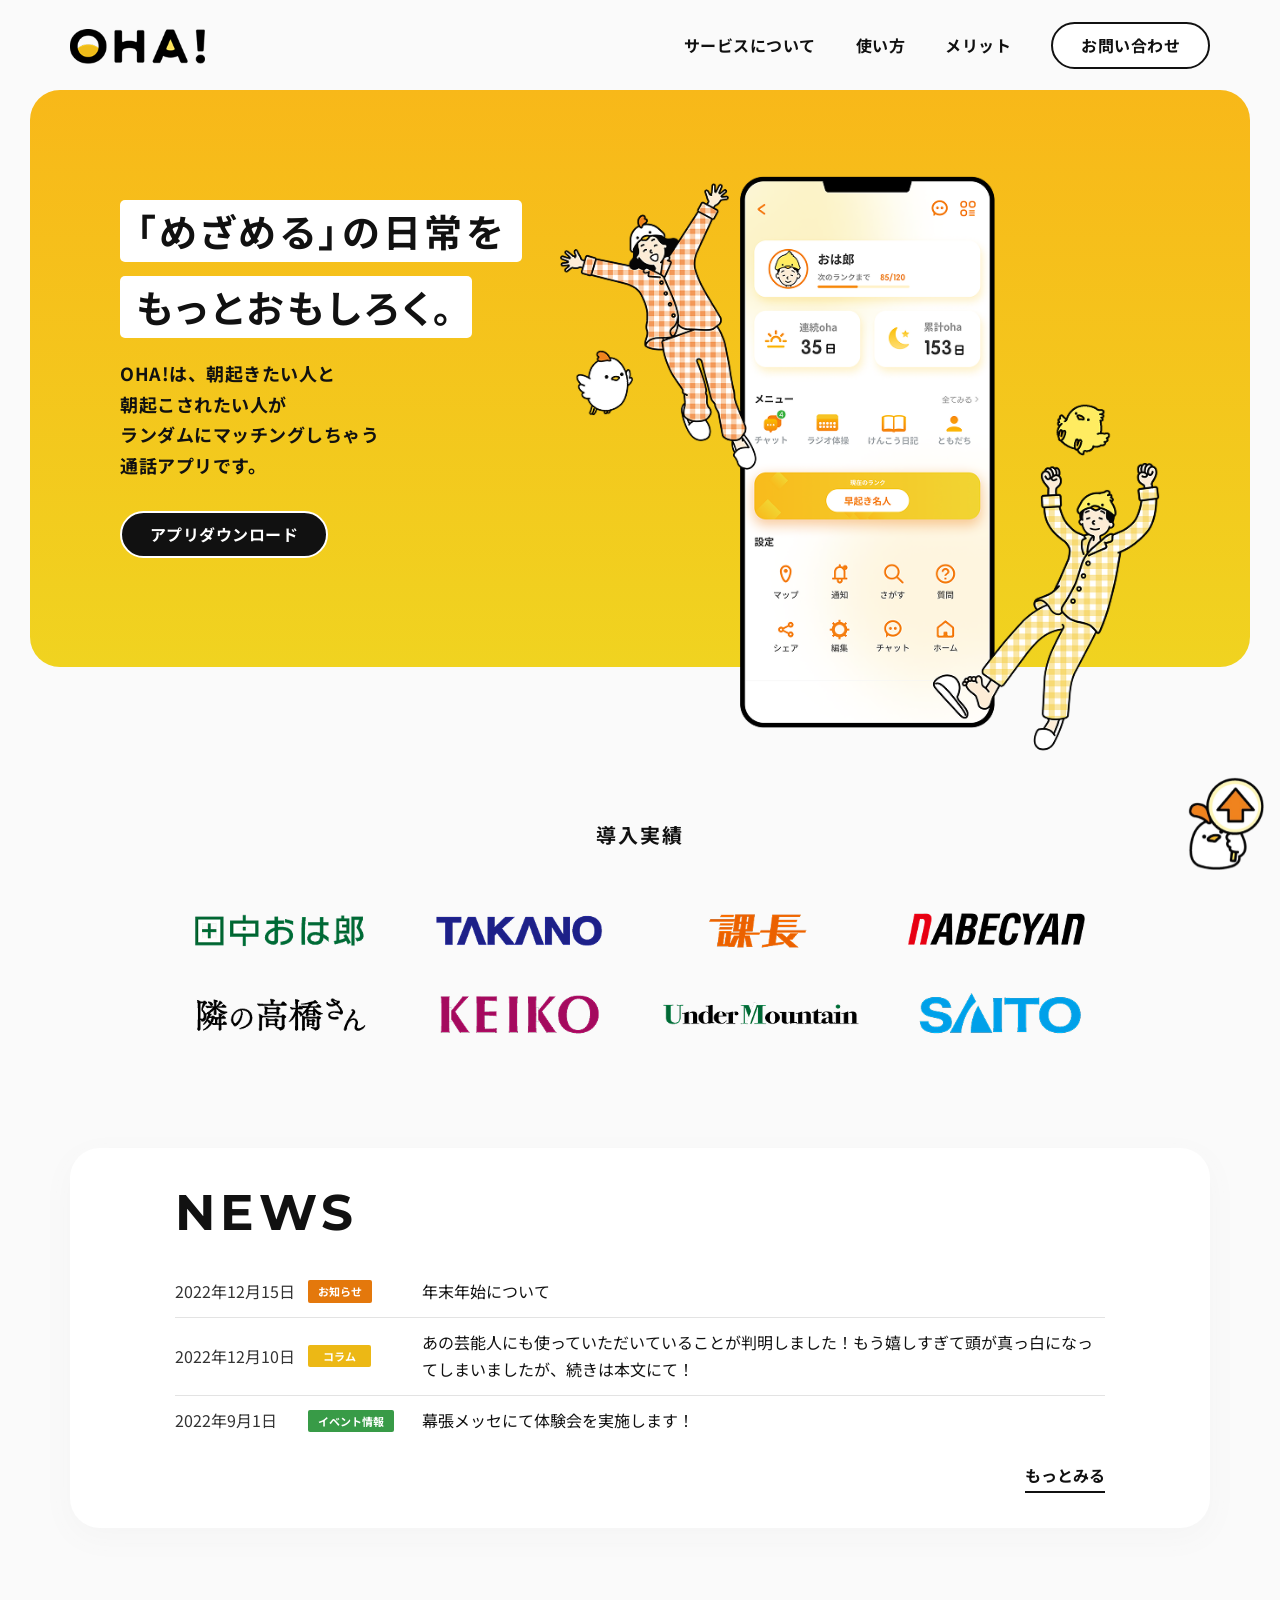
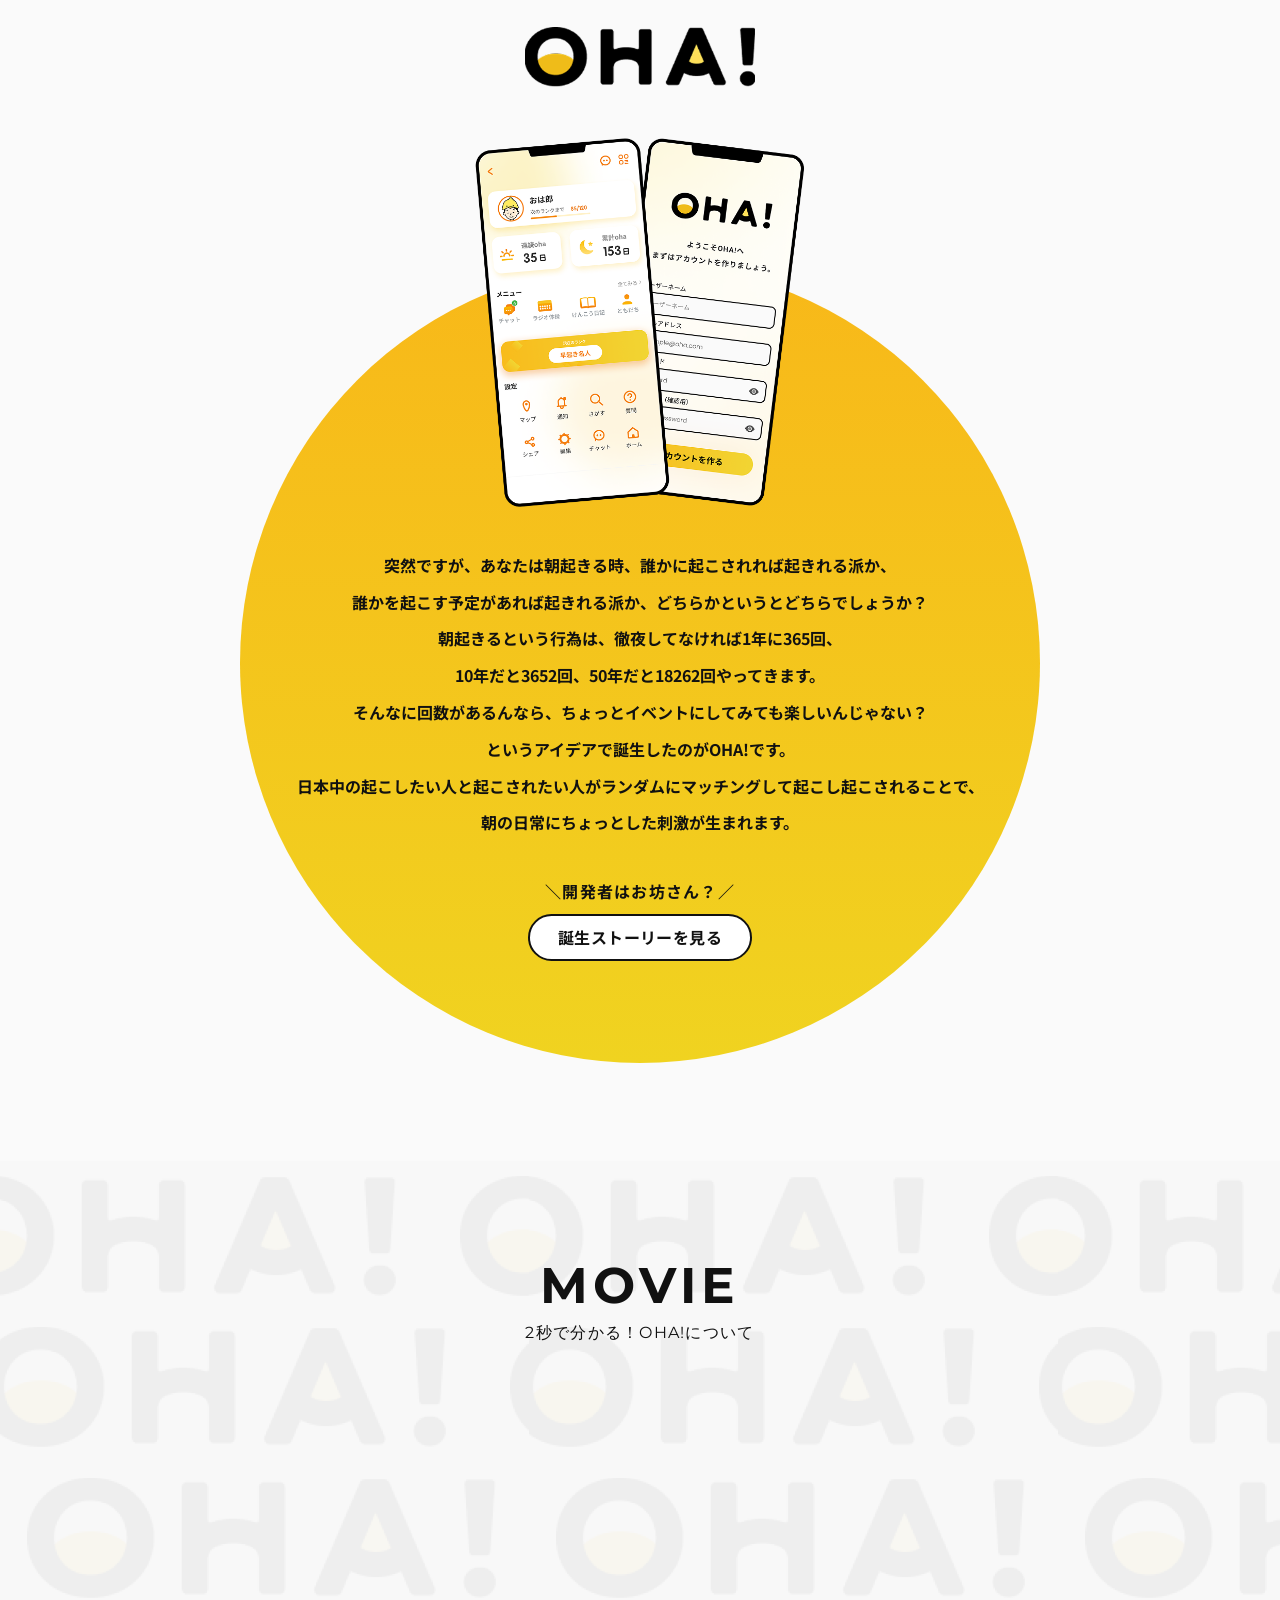
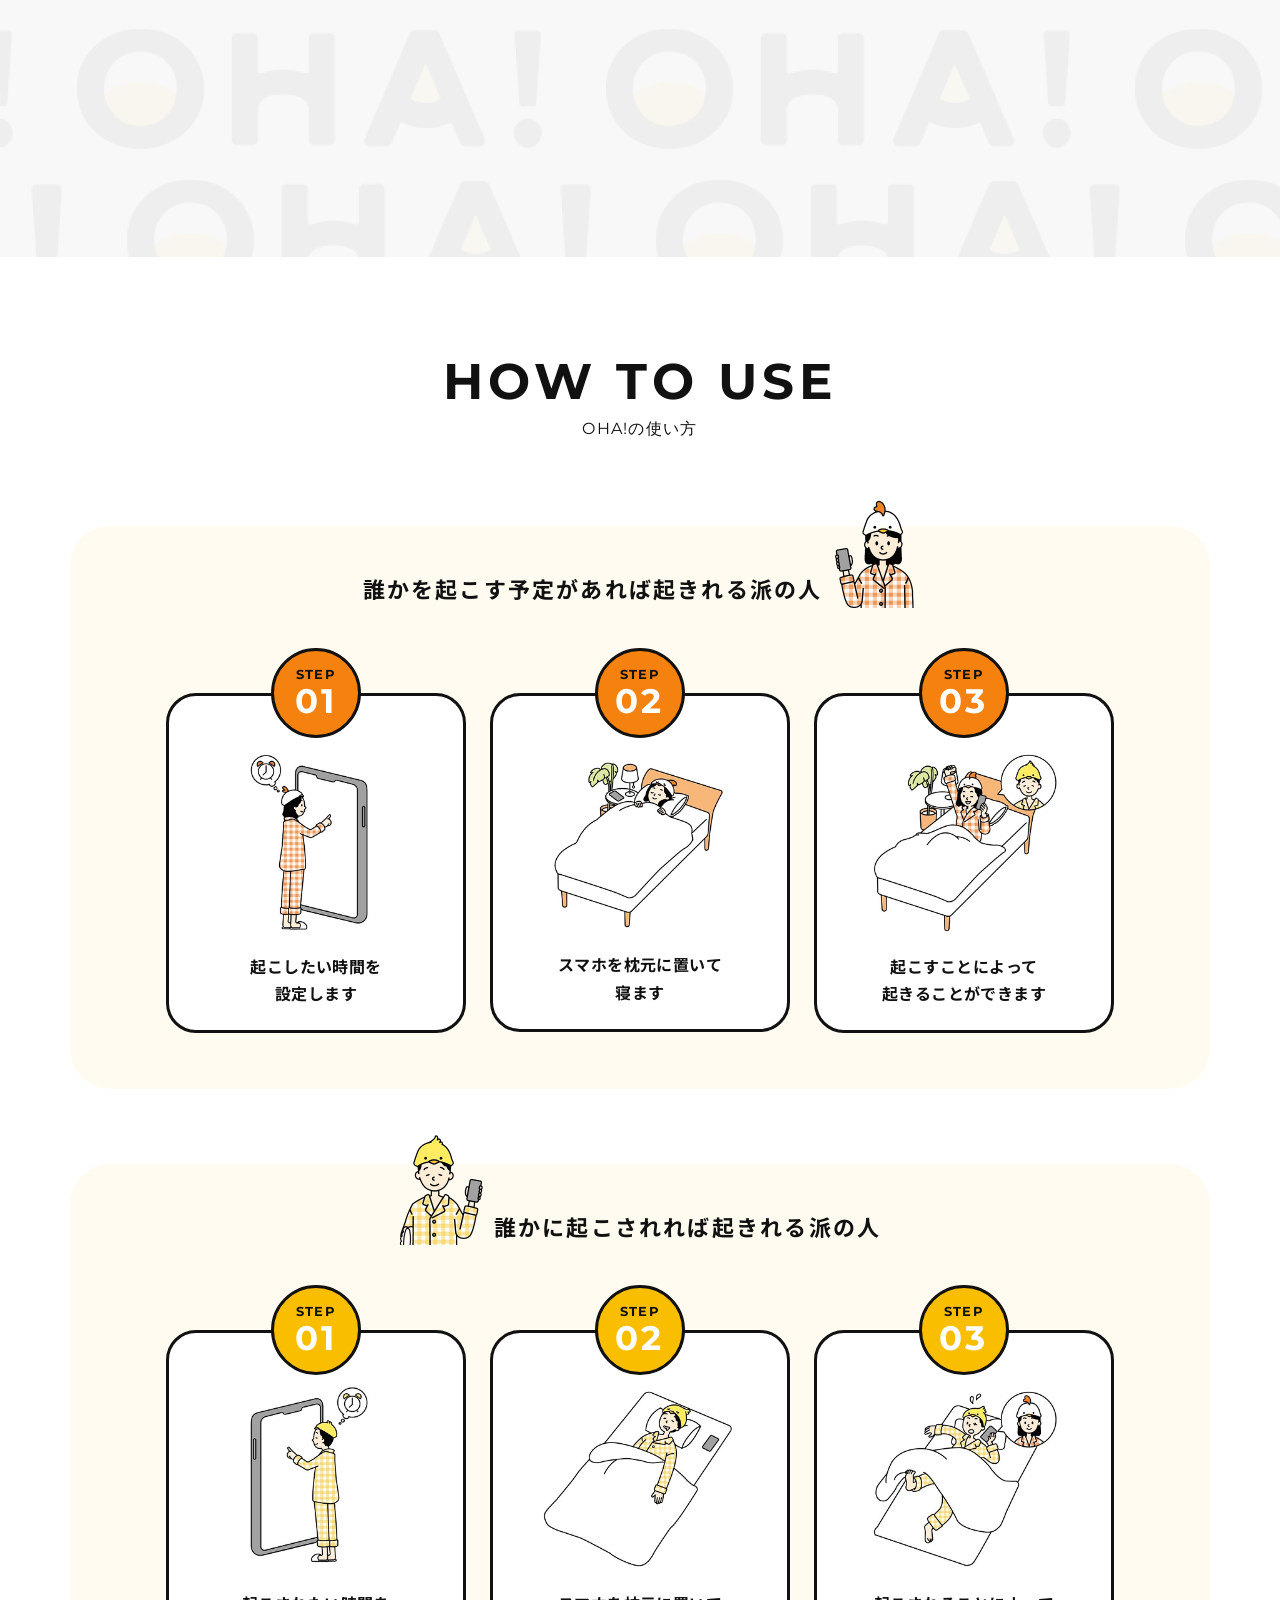
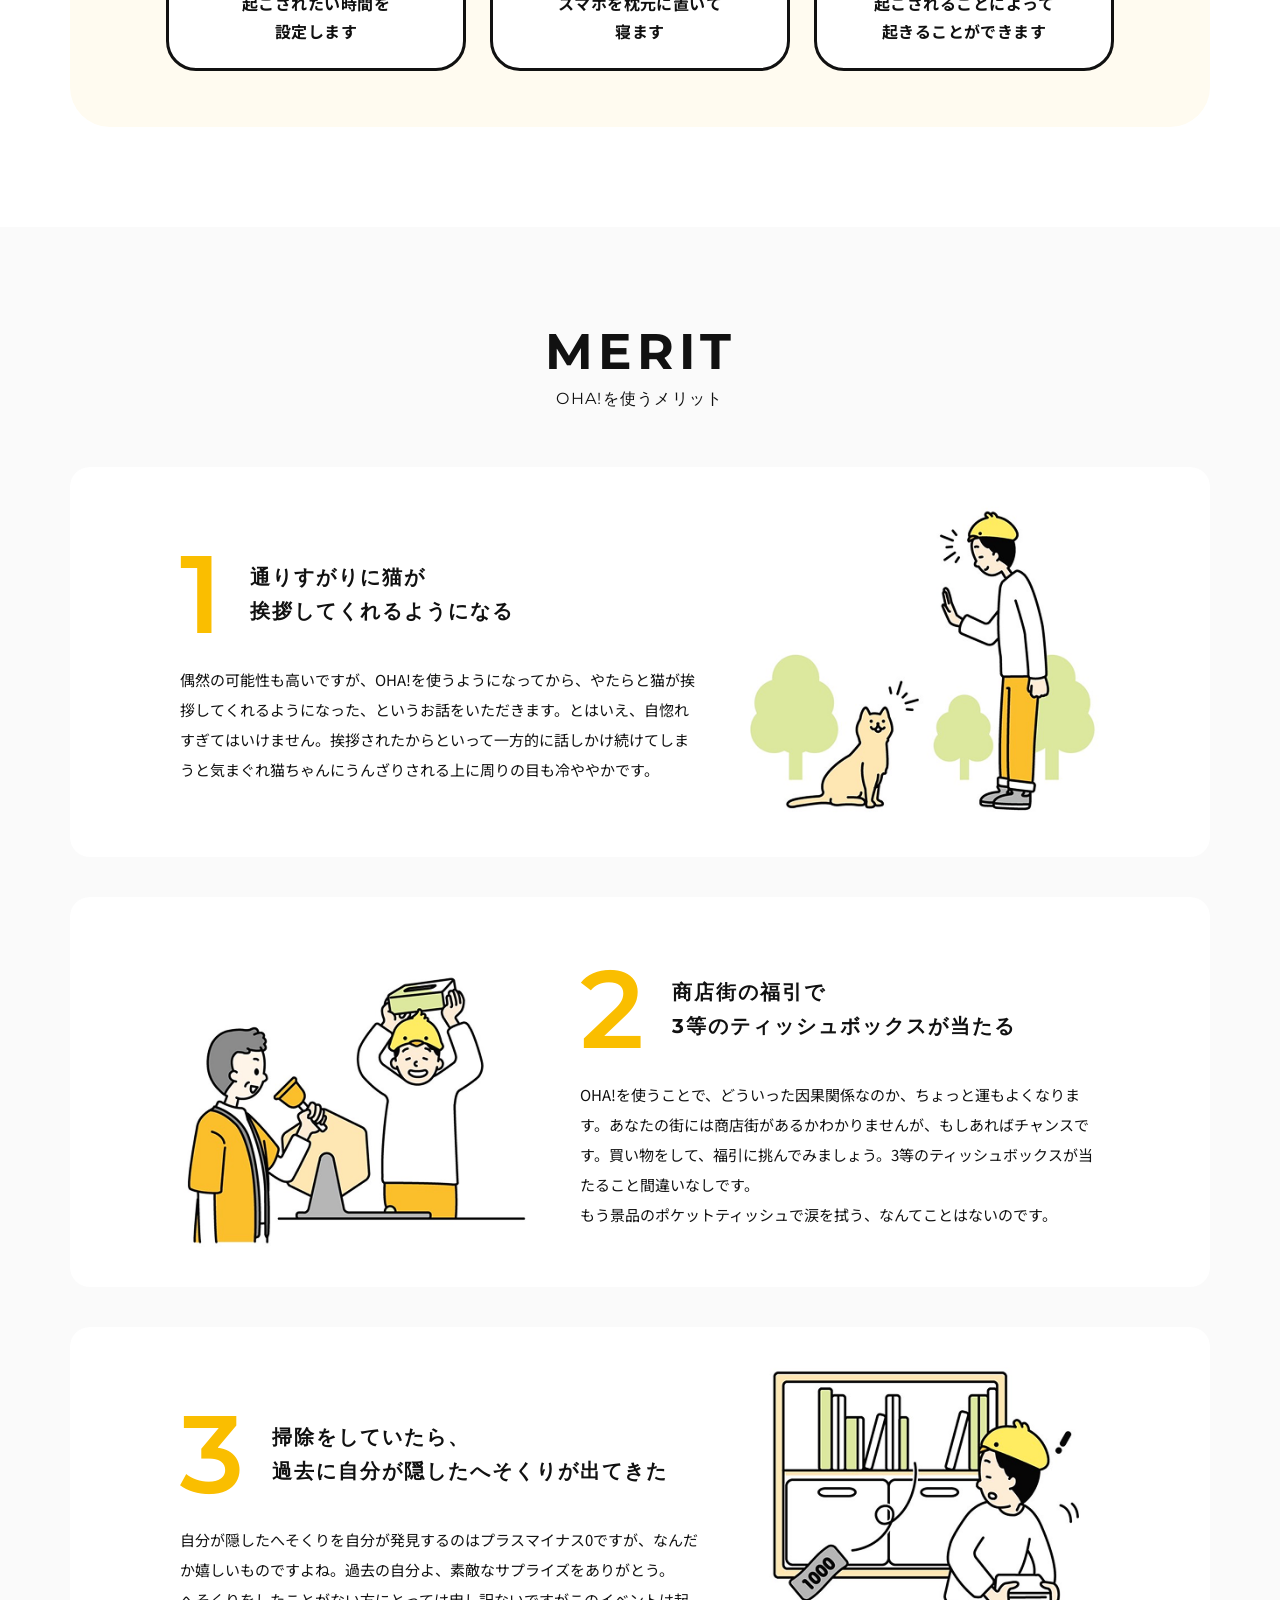
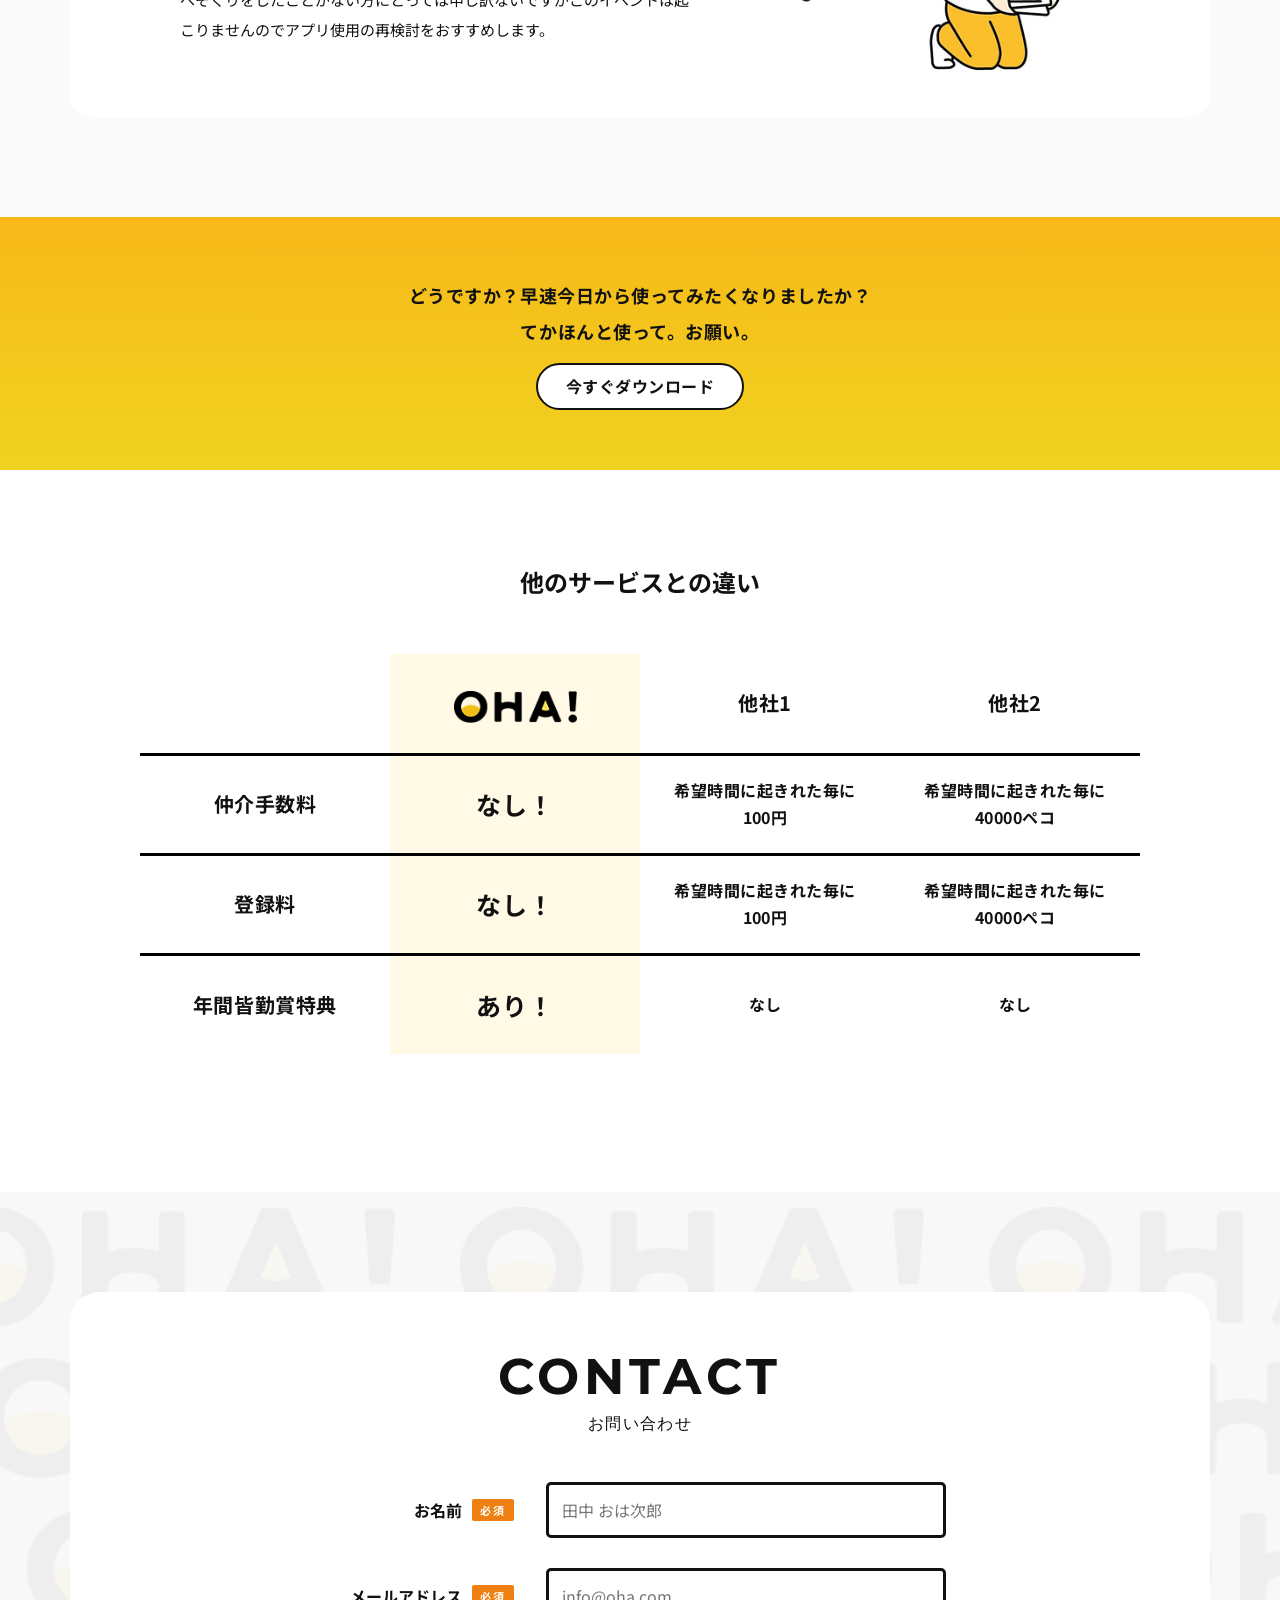
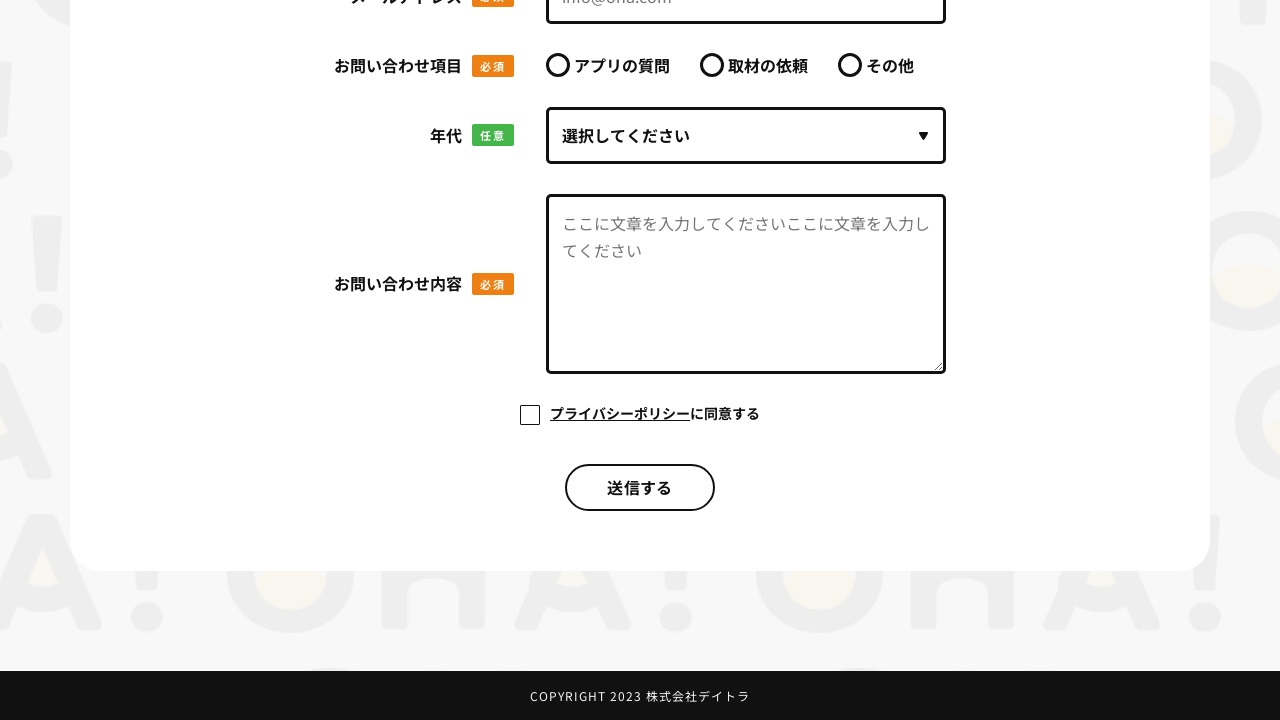
<file: taka_oha/taka_oha/index.html>
<!doctype html>
<html lang="ja">
  <head>
    <meta charset="UTF-8" />
    <meta name="viewport" content="width=device-width, initial-scale=1.0" />
    <!-- 検索にヒットさせない -->
    <meta name="robots" content="noindex" />

    <title>Oha!</title>

    <!-- GoogleFonts -->
    <link rel="preconnect" href="https://fonts.googleapis.com" />
    <link rel="preconnect" href="https://fonts.gstatic.com" crossorigin />
    <link
      href="https://fonts.googleapis.com/css2?family=Montserrat:ital,wght@0,100..900;1,100..900&family=Noto+Sans+JP:wght@100..900&display=swap"
      rel="stylesheet"
    />

    <!-- スタイルシート -->
    <link rel="stylesheet" href="./css/reset.css" />
    <link rel="stylesheet" href="./css/style.css" />
  </head>
  <body>
    <header class="header">
      <div class="header__inner">
        <h1 class="header__logo">
          <a href=""><img src="./img/header-logo.png" alt="OHA!" /></a>
        </h1>
        <nav class="header__nav">
          <a href="" class="header__link">サービスについて</a>
          <a href="" class="header__link">使い方</a>
          <a href="" class="header__link">メリット</a>
          <a href="" class="header__button button">お問い合わせ</a>
        </nav>
        <button id="js-drawer-icon" class="header__open drawer-icon">
          <span class="drawer-icon__bar"></span>
          <span class="drawer-icon__bar"></span>
          <span class="drawer-icon__bar"></span>
        </button>
      </div>
    </header>

    <div id="js-drawer-content" class="drawer-content">
      <nav class="drawer-content__menu">
        <a href="" class="drawer-content__link">サービスについて</a>
        <a href="" class="drawer-content__link">使い方</a>
        <a href="" class="drawer-content__link">メリット</a>
        <div class="drawer-content__button">
          <a href="" class="button">お問い合わせ</a>
        </div>
      </nav>
    </div>

    <div class="mv">
      <div class="mv__inner">
        <div class="mv__content">
          <p class="mv__lead">
            <span class="mv__lead1">「めざめる」の日常を</span>
            <span class="mv__lead2">もっとおもしろく。</span>
          </p>
          <p class="mv__description">
            OHA!は、朝起きたい人と<br />朝起こされたい人が<br />ランダムにマッチングしちゃう<br />通話アプリです。
          </p>
          <div class="mv__button">
            <a href="" class="button button--type2">アプリダウンロード</a>
          </div>
        </div>
        <div class="mv__image">
          <img src="./img/first-view-img.png" alt="" />
        </div>
      </div>
    </div>

    <section class="case">
      <div class="case__inner">
        <h2 class="case__title">導入実績</h2>
        <div class="case__items">
          <div class="case__item">
            <img src="./img/case1-img.png" alt="" />
          </div>
          <div class="case__item">
            <img src="./img/case2-img.png" alt="" />
          </div>
          <div class="case__item">
            <img src="./img/case3-img.png" alt="" />
          </div>
          <div class="case__item">
            <img src="./img/case4-img.png" alt="" />
          </div>
          <div class="case__item">
            <img src="./img/case5-img.png" alt="" />
          </div>
          <div class="case__item">
            <img src="./img/case6-img.png" alt="" />
          </div>
          <div class="case__item">
            <img src="./img/case7-img.png" alt="" />
          </div>
          <div class="case__item">
            <img src="./img/case8-img.png" alt="" />
          </div>
        </div>
      </div>
    </section>

    <section class="news">
      <div class="news__inner inner">
        <div class="news__card">
          <h2 class="news__title">NEWS</h2>
          <div class="news__lists">
            <a href="" class="news__list news-link">
              <div class="news-link__meta">
                <time class="news-link__date">2022年12月15日</time>
                <div class="news-link__label is-news">お知らせ</div>
              </div>
              <h3 class="news-link__title">年末年始について</h3>
            </a>

            <a href="" class="news__list news-link">
              <div class="news-link__meta">
                <time class="news-link__date">2022年12月10日</time>
                <div class="news-link__label is-column">コラム</div>
              </div>
              <h3 class="news-link__title">
                あの芸能人にも使っていただいていることが判明しました！もう嬉しすぎて頭が真っ白になってしまいましたが、続きは本文にて！
              </h3>
            </a>

            <a href="" class="news__list news-link">
              <div class="news-link__meta">
                <time class="news-link__date">2022年9月1日</time>
                <div class="news-link__label is-event">イベント情報</div>
              </div>
              <h3 class="news-link__title">
                幕張メッセにて体験会を実施します！
              </h3>
            </a>
          </div>
          <div class="news__link"><a href="">もっとみる</a></div>
        </div>
      </div>
    </section>

    <div class="about">
      <div class="about__inner">
        <div class="about__title">
          <img src="./img/about-logo.png" alt="OHA!" />
        </div>
        <div class="about__content">
          <div class="about__image">
            <img src="./img/about-img.png" alt="" />
          </div>
          <p class="about__text">
            突然ですが、あなたは朝起きる時、<br
              class="hidden-pc"
            />誰かに起こされれば起きれる派か、<br />
            誰かを起こす予定があれば起きれる派か、<br
              class="hidden-pc"
            />どちらかというとどちらでしょうか？<br />
            朝起きるという行為は、<br
              class="hidden-pc"
            />徹夜してなければ1年に365回、<br />
            10年だと3652回、<br
              class="hidden-pc"
            />50年だと18262回やってきます。<br />
            そんなに回数があるんなら、<br
              class="hidden-pc"
            />ちょっとイベントにしてみても<br
              class="hidden-pc"
            />楽しいんじゃない？<br />
            というアイデアで誕生したのがOHA!です。<br />
            日本中の起こしたい人と起こされたい人が<br
              class="hidden-pc"
            />ランダムにマッチングして<br
              class="hidden-pc"
            />起こし起こされることで、<br />朝の日常にちょっとした刺激が生まれます。
          </p>
          <div class="about__pop">＼開発者はお坊さん？／</div>
          <div class="about__button">
            <button class="button">誕生ストーリーを見る</button>
          </div>
        </div>
      </div>
    </div>

    <section class="movie">
      <div class="movie__inner">
        <div class="heading">
          <div class="heading-en">MOVIE</div>
          <div class="heading-ja">2秒で分かる！OHA!について</div>
        </div>
        <div class="movie__iframe">
          <iframe
            width="560"
            height="315"
            src="https://www.youtube.com/embed/4XTF16CcqPc?si=-0IWdLEp_xqsWL5k"
            title="YouTube video player"
            frameborder="0"
            allow="
              accelerometer;
              autoplay;
              clipboard-write;
              encrypted-media;
              gyroscope;
              picture-in-picture;
              web-share;
            "
            referrerpolicy="strict-origin-when-cross-origin"
            allowfullscreen
          ></iframe>
        </div>
      </div>
    </section>

    <section class="how-to-use">
      <div class="how-to-use__inner inner">
        <div class="how-to-use__title">
          <div class="heading">
            <div class="heading-en">HOW TO USE</div>
            <div class="heading-ja">OHA!の使い方</div>
          </div>
        </div>
        <div class="how-to-use__boxes">
          <div class="how-to-use__box">
            <div class="how-to-use__box-title">
              誰かを起こす予定があれば<br class="hidden-pc" />起きれる派の人
              <img src="./img/step1-title-img.png" alt="" />
            </div>
            <div class="how-to-use__steps">
              <div class="how-to-use__step">
                <div class="step-box">
                  <div class="step-box__head">
                    <div class="step-box__head-text">STEP</div>
                    <div class="step-box__head-number">01</div>
                  </div>
                  <div class="step-box__body">
                    <div class="step-box__image">
                      <img src="./img/step1-1-img.png" alt="" />
                      <p class="step-box__text">
                        起こしたい時間を<br />設定します
                      </p>
                    </div>
                  </div>
                </div>
              </div>
              <div class="how-to-use__step">
                <div class="step-box">
                  <div class="step-box__head">
                    <div class="step-box__head-text">STEP</div>
                    <div class="step-box__head-number">02</div>
                  </div>
                  <div class="step-box__body">
                    <div class="step-box__image">
                      <img src="./img/step1-2-img.png" alt="" />
                      <p class="step-box__text">
                        スマホを枕元に置いて<br />寝ます
                      </p>
                    </div>
                  </div>
                </div>
              </div>
              <div class="how-to-use__step">
                <div class="step-box">
                  <div class="step-box__head">
                    <div class="step-box__head-text">STEP</div>
                    <div class="step-box__head-number">03</div>
                  </div>
                  <div class="step-box__body">
                    <div class="step-box__image">
                      <img src="./img/step1-3-img.png" alt="" />
                      <p class="step-box__text">
                        起こすことによって<br />起きることができます
                      </p>
                    </div>
                  </div>
                </div>
              </div>
            </div>
          </div>
          <div class="how-to-use__box is-type2">
            <div class="how-to-use__box-title">
              誰かに起こされれば<br class="hidden-pc" />起きれる派の人
              <img src="./img/step2-title-img.png" alt="" />
            </div>
            <div class="how-to-use__steps">
              <div class="how-to-use__step">
                <div class="step-box">
                  <div class="step-box__head">
                    <div class="step-box__head-text">STEP</div>
                    <div class="step-box__head-number">01</div>
                  </div>
                  <div class="step-box__body">
                    <div class="step-box__image">
                      <img src="./img/step2-1-img.png" alt="" />
                      <p class="step-box__text">
                        起こされたい時間を<br />設定します
                      </p>
                    </div>
                  </div>
                </div>
              </div>
              <div class="how-to-use__step">
                <div class="step-box">
                  <div class="step-box__head">
                    <div class="step-box__head-text">STEP</div>
                    <div class="step-box__head-number">02</div>
                  </div>
                  <div class="step-box__body">
                    <div class="step-box__image">
                      <img src="./img/step2-2-img.png" alt="" />
                      <p class="step-box__text">
                        スマホを枕元に置いて<br />寝ます
                      </p>
                    </div>
                  </div>
                </div>
              </div>
              <div class="how-to-use__step">
                <div class="step-box">
                  <div class="step-box__head">
                    <div class="step-box__head-text">STEP</div>
                    <div class="step-box__head-number">03</div>
                  </div>
                  <div class="step-box__body">
                    <div class="step-box__image">
                      <img src="./img/step2-3-img.png" alt="" />
                      <p class="step-box__text">
                        起こされることによって<br />起きることができます
                      </p>
                    </div>
                  </div>
                </div>
              </div>
            </div>
          </div>
        </div>
      </div>
    </section>

    <section class="merit">
      <div class="merit__inner inner">
        <div class="merit__title">
          <div class="heading">
            <div class="heading-en">MERIT</div>
            <div class="heading-ja">OHA!を使うメリット</div>
          </div>
        </div>
        <div class="merit__boxes">
          <div class="merit__box">
            <div class="merit-box">
              <div class="merit-box__content">
                <div class="merit-box__image">
                  <img src="./img/merit1-img.png" alt="" />
                </div>
                <div class="merit-box__body">
                  <h3 class="merit-box__head">
                    <div class="merit-box__number">1</div>
                    <div class="merit-box__title">
                      通りすがりに猫が<br />挨拶してくれるようになる
                    </div>
                  </h3>
                  <p class="merit-box__text">
                    偶然の可能性も高いですが、OHA!を使うようになってから、やたらと猫が挨拶してくれるようになった、というお話をいただきます。とはいえ、自惚れすぎてはいけません。挨拶されたからといって一方的に話しかけ続けてしまうと気まぐれ猫ちゃんにうんざりされる上に周りの目も冷ややかです。
                  </p>
                </div>
              </div>
            </div>
          </div>

          <div class="merit__box">
            <div class="merit-box is-reverse">
              <div class="merit-box__content">
                <div class="merit-box__image">
                  <img src="./img/merit2-img.png" alt="" />
                </div>
                <div class="merit-box__body">
                  <h3 class="merit-box__head">
                    <div class="merit-box__number">2</div>
                    <div class="merit-box__title">
                      商店街の福引で<br />3等のティッシュボックスが<br
                        class="hidden-pc"
                      />当たる
                    </div>
                  </h3>
                  <p class="merit-box__text">
                    OHA!を使うことで、どういった因果関係なのか、ちょっと運もよくなります。あなたの街には商店街があるかわかりませんが、もしあればチャンスです。買い物をして、福引に挑んでみましょう。3等のティッシュボックスが当たること間違いなしです。<br />
                    もう景品のポケットティッシュで涙を拭う、なんてことはないのです。
                  </p>
                </div>
              </div>
            </div>
          </div>

          <div class="merit__box">
            <div class="merit-box">
              <div class="merit-box__content">
                <div class="merit-box__image">
                  <img src="./img/merit3-img.png" alt="" />
                </div>
                <div class="merit-box__body">
                  <h3 class="merit-box__head">
                    <div class="merit-box__number">3</div>
                    <div class="merit-box__title">
                      掃除をしていたら、<br />過去に自分が隠した<br
                        class="hidden-pc"
                      />へそくりが出てきた
                    </div>
                  </h3>
                  <p class="merit-box__text">
                    自分が隠したへそくりを自分が発見するのはプラスマイナス0ですが、なんだか嬉しいものですよね。過去の自分よ、素敵なサプライズをありがとう。<br />
                    へそくりをしたことがない方にとっては申し訳ないですがこのイベントは起こりませんのでアプリ使用の再検討をおすすめします。
                  </p>
                </div>
              </div>
            </div>
          </div>
        </div>
      </div>
    </section>

    <div class="cta">
      <div class="cta__inner inner">
        <p class="cta__text">
          どうですか？<br class="hidden-pc" /><span class="inline-block"
            >早速今日から使ってみたく</span
          ><span class="inline-block">なりましたか？</span
          ><br />てかほんと使って。お願い。
        </p>
        <div class="cta__button"></div>
        <a href="" class="button">今すぐダウンロード</a>
      </div>
    </div>

    <div class="compare">
      <div class="compare__inner inner">
        <div class="compare__title">他のサービスとの違い</div>
        <div class="compare__content">
          <table class="compare__table">
            <thead>
              <tr>
                <th></th>
                <th><img src="./img/compare__logo.png" alt="OHA!" /></th>
                <th>他社1</th>
                <th>他社2</th>
              </tr>
            </thead>
            <tbody>
              <tr>
                <th>仲介手数料</th>
                <td>なし！</td>
                <td>
                  希望時間に起きれた毎に<br />
                  100円
                </td>
                <td>
                  希望時間に起きれた毎に<br />
                  40000ペコ
                </td>
              </tr>
              <tr>
                <th>登録料</th>
                <td>なし！</td>
                <td>
                  希望時間に起きれた毎に<br />
                  100円
                </td>
                <td>
                  希望時間に起きれた毎に<br />
                  40000ペコ
                </td>
              </tr>
              <tr>
                <th>年間皆勤賞特典</th>
                <td>あり！</td>
                <td>なし</td>
                <td>なし</td>
              </tr>
            </tbody>
          </table>
        </div>
        <div class="compare__attention">横にスクロールできます</div>
      </div>
    </div>

    <section class="contact">
      <div class="contact__inner inner">
        <div class="contact__box">
          <div class="contact__title">
            <div class="heading">
              <div class="heading-en">CONTACT</div>
              <div class="heading-ja">お問い合わせ</div>
            </div>
          </div>
          <form class="contact__form">
            <div class="contact__fields">
              <div class="contact__field">
                <div class="form-field">
                  <div class="form-field__head">
                    <label for="your-name" class="form-field__label"
                      >お名前</label
                    >
                    <span class="form-field__tag">必須</span>
                  </div>
                  <div class="form-field__item">
                    <input
                      class="form-text"
                      type="text"
                      name=""
                      id="your-name"
                      placeholder="田中 おは次郎"
                    />
                  </div>
                </div>
              </div>
              <div class="contact__field">
                <div class="form-field">
                  <div class="form-field__head">
                    <label for="your-email" class="form-field__label"
                      >メールアドレス</label
                    >
                    <span class="form-field__tag">必須</span>
                  </div>
                  <div class="form-field__item">
                    <input
                      class="form-text"
                      type="email"
                      name=""
                      id="your-email"
                      placeholder="info@oha.com"
                    />
                  </div>
                </div>
              </div>
              <div class="contact__field">
                <div class="form-field is-type2">
                  <div class="form-field__head">
                    <div class="form-field__label">お問い合わせ項目</div>
                    <span class="form-field__tag">必須</span>
                  </div>
                  <div class="form-field__item">
                    <div class="form-field__radios">
                      <label class="form-field__radio form-radio">
                        <input
                          class="form-radio__input"
                          type="radio"
                          name="your-contact"
                          id=""
                        />
                        <span class="form-radio__text">アプリの質問</span>
                      </label>
                      <label class="form-field__radio form-radio">
                        <input
                          class="form-radio__input"
                          type="radio"
                          name="your-contact"
                          id=""
                        />
                        <span class="form-radio__text">取材の依頼</span>
                      </label>
                      <label class="form-field__radio form-radio">
                        <input
                          class="form-radio__input"
                          type="radio"
                          name="your-contact"
                          id=""
                        />
                        <span class="form-radio__text">その他</span>
                      </label>
                    </div>
                  </div>
                </div>
              </div>
              <div class="contact__field">
                <div class="form-field">
                  <div class="form-field__head">
                    <label for="your-age" class="form-field__label">年代</label>
                    <span class="form-field__tag is-option">任意</span>
                  </div>
                  <div class="form-field__item">
                    <select name="" id="your-age" class="form-select">
                      <option value="">選択してください</option>
                      <option value="">10代</option>
                      <option value="">20代</option>
                      <option value="">30代</option>
                      <option value="">40代</option>
                      <option value="">50代</option>
                      <option value="">60代</option>
                      <option value="">70代</option>
                      <option value="">80代</option>
                    </select>
                  </div>
                </div>
              </div>
              <div class="contact__field">
                <div class="form-field">
                  <div class="form-field__head">
                    <label for="your-message" class="form-field__label"
                      >お問い合わせ内容</label
                    >
                    <span class="form-field__tag">必須</span>
                  </div>
                  <div class="form-field__item">
                    <textarea
                      name=""
                      id="your-message"
                      class="form-textarea"
                      cols="30"
                      rows="10"
                      placeholder="ここに文章を入力してくださいここに文章を入力してください"
                    ></textarea>
                  </div>
                </div>
              </div>
            </div>

            <div class="contact__privacy">
              <label class="form-checkbox">
                <input
                  type="checkbox"
                  name=""
                  id=""
                  class="form-checkbox__input"
                />
                <span class="form-checkbox__text"
                  ><a href="" target="_blank">プライバシーポリシー</a>に同意する
                </span>
              </label>
            </div>
            <div class="contact__button">
              <input type="submit" value="送信する" class="button" />
            </div>
          </form>
        </div>
      </div>
    </section>

    <footer class="footer">
      <div class="footer__inner inner">
        <small class="footer__copyright">
          COPYRIGHT 2023 株式会社デイトラ
        </small>
      </div>
    </footer>

    <a href="" class="pagetop"><img src="./img/pagetop-img.png" alt="" /></a>

    <script src="https://ajax.googleapis.com/ajax/libs/jquery/3.7.1/jquery.min.js"></script>
    <script src="./js/script.js"></script>
  </body>
</html>
</file>
<file: taka_oha/taka_oha/css/style.css>
body {
  font-size: 16px;
  line-height: 1.7;
  color: #111;
  background: #fafafa;
  font-family: "Noto Sans JP", sans-serif;
}

@media screen and (max-width: 767px) {
  .hidden-sp {
    display: none;
  }
}

@media screen and (min-width: 768px) {
  .hidden-pc {
    display: none;
  }
}

.inline-block {
  font-weight: inherit;
  display: inline-block;
}

.inner {
  padding-left: 15px;
  padding-right: 15px;
}
@media screen and (min-width: 768px) {
  .inner {
    padding-left: 30px;
    padding-right: 30px;
    max-width: 1200px;
    margin-left: auto;
    margin-right: auto;
  }
}

.heading {
  text-align: center;
  font-family: "Montserrat", sans-serif;
}

.heading-en {
  font-size: 38px;
  font-weight: 700;
  line-height: 1;
  letter-spacing: 3.8px;
}
@media screen and (min-width: 768px) {
  .heading-en {
    font-size: 50px;
    letter-spacing: 5px;
  }
}

.heading-ja {
  margin-top: 14px;
  font-size: 14px;
  line-height: 1;
  letter-spacing: 1.12px;
}
@media screen and (min-width: 768px) {
  .heading-ja {
    font-size: 16px;
    letter-spacing: 1.28px;
  }
}

.button {
  font-weight: 700;
  letter-spacing: 0.48px;
  padding: 8px 28px;
  display: inline-block;
  border-radius: 60px;
  border: 2px solid currentColor;
  background: #fff;
  font-size: 16px;
  min-width: 150px;
  line-height: 1.7;
  color: #111;
  text-align: center;
  -webkit-transition: background-color 0.3s, color 0.3s;
  transition: background-color 0.3s, color 0.3s;
}
.button:hover {
  background: #fabe00;
}
.button--type2 {
  background-color: #111;
  color: #fff;
}
.button--type2:hover {
  background: #ffffff;
  color: #111111;
}

.header__inner {
  display: -webkit-box;
  display: -ms-flexbox;
  display: flex;
  -webkit-box-pack: justify;
      -ms-flex-pack: justify;
          justify-content: space-between;
  padding: 22px 15px;
}
@media screen and (min-width: 768px) {
  .header__inner {
    max-width: 1200px;
    margin-left: auto;
    margin-right: auto;
    padding-left: 30px;
    padding-right: 30px;
    padding-bottom: 21px;
    padding-top: 28px 15px;
  }
}

.header__logo a img {
  width: 100px;
  display: block;
}
@media screen and (min-width: 768px) {
  .header__logo a img {
    width: 135px;
    padding-top: 7px;
  }
}

.header__nav {
  display: none;
}
@media screen and (min-width: 768px) {
  .header__nav {
    display: -webkit-box;
    display: -ms-flexbox;
    display: flex;
    -webkit-box-align: center;
        -ms-flex-align: center;
            align-items: center;
    gap: 40px;
  }
}

.header__link {
  font-weight: 700;
  letter-spacing: 0.48px;
  -webkit-transition: color 0.3s;
  transition: color 0.3s;
}
.header__link:hover {
  color: #f5810e;
}

.header__open {
  margin-top: 3px;
}
@media screen and (min-width: 768px) {
  .header__open {
    display: none;
  }
}

.drawer-icon {
  width: 36px;
  height: 21px;
  position: relative;
  z-index: 51;
}
.drawer-icon.is-checked .drawer-icon__bar:nth-of-type(1) {
  top: 10px;
  -webkit-transform: rotate(30deg);
          transform: rotate(30deg);
}
.drawer-icon.is-checked .drawer-icon__bar:nth-of-type(2) {
  display: none;
}
.drawer-icon.is-checked .drawer-icon__bar:nth-of-type(3) {
  top: 10px;
  -webkit-transform: rotate(-30deg);
          transform: rotate(-30deg);
}

.drawer-icon__bar {
  position: absolute;
  top: 0;
  left: 0;
  width: 36px;
  height: 3px;
  border-radius: 6px;
  background: #111;
  -webkit-transition: top 0.3s linear, -webkit-transform 0.3s linear;
  transition: top 0.3s linear, -webkit-transform 0.3s linear;
  transition: transform 0.3s linear, top 0.3s linear;
  transition: transform 0.3s linear, top 0.3s linear, -webkit-transform 0.3s linear;
}
.drawer-icon__bar:nth-of-type(2) {
  top: 9px;
}
.drawer-icon__bar:nth-of-type(3) {
  top: 18px;
}

.drawer-content {
  width: 320px;
  height: 100%;
  position: fixed;
  top: 0;
  right: 0;
  background: #f7ba1a;
  z-index: 50;
  padding: 86px 40px 40px;
  -webkit-transform: translateX(100%);
          transform: translateX(100%);
  -webkit-transition: -webkit-transform 0.3s linear;
  transition: -webkit-transform 0.3s linear;
  transition: transform 0.3s linear;
  transition: transform 0.3s linear, -webkit-transform 0.3s linear;
}
.drawer-content.is-checked {
  -webkit-transform: translateX(0);
          transform: translateX(0);
}

.drawer-content__link {
  display: block;
  padding-top: 14px;
  padding-bottom: 14px;
  text-align: right;
  font-weight: 700;
  letter-spacing: 0.48px;
}

.drawer-content__button {
  margin-top: 14px;
  text-align: right;
}

.mv {
  border-radius: 20px;
  max-width: calc(100% - 30px);
  margin-left: auto;
  margin-right: auto;
  background: -webkit-gradient(linear, left top, left bottom, from(#f8b819), to(#f0d320));
  background: linear-gradient(180deg, #f8b819 0%, #f0d320 100%);
}
@media screen and (min-width: 768px) {
  .mv {
    border-radius: 30px;
    max-width: calc(100% - 60px);
  }
}

.mv__inner {
  padding: 50px 20px 255px;
  position: relative;
}
@media screen and (min-width: 768px) {
  .mv__inner {
    padding-top: 110px;
    padding-bottom: 109px;
    max-width: 1040px;
    max-width: 1100px;
    margin-left: auto;
    margin-right: auto;
    padding-left: 30px;
    padding-right: 30px;
  }
}

.mv__lead1,
.mv__lead2 {
  -webkit-font-feature-settings: "palt" on;
          font-feature-settings: "palt" on;
  font-size: 22px;
  font-weight: 700;
  line-height: 1;
  letter-spacing: 2.2px;
  border-radius: 5px;
  background: #fff;
  padding: 10px;
  display: block;
  width: -webkit-fit-content;
  width: -moz-fit-content;
  width: fit-content;
  margin-left: auto;
  margin-right: auto;
}
@media screen and (min-width: 768px) {
  .mv__lead1,
  .mv__lead2 {
    margin-left: 0;
    margin-right: 0;
    font-size: 38px;
    letter-spacing: 3.8px;
    padding: 12px 16px;
  }
}

.mv__lead1 {
  margin-bottom: 8px;
}
@media screen and (min-width: 768px) {
  .mv__lead1 {
    margin-bottom: 14px;
  }
}

.mv__description {
  font-weight: 700;
  text-align: center;
  letter-spacing: 0.48px;
  margin-top: 26px;
}
@media screen and (min-width: 768px) {
  .mv__description {
    text-align: left;
    font-size: 18px;
    letter-spacing: 0.54px;
    margin-top: 20px;
  }
}

.mv__button {
  margin-top: 22px;
  text-align: center;
}
@media screen and (min-width: 768px) {
  .mv__button {
    text-align: left;
    margin-top: 30px;
  }
}
.mv__image {
  position: absolute;
  right: 0;
  bottom: -108px;
  width: 100%;
  text-align: center;
}
@media screen and (min-width: 768px) {
  .mv__image {
    width: 54.5454545455%;
    text-align: right;
    bottom: -88px;
    right: 30px;
  }
}
.mv__image img {
  width: 345px;
}
@media screen and (min-width: 768px) {
  .mv__image img {
    width: 600px;
  }
}

.case {
  margin-top: 108px;
  padding-top: 60px;
  padding-bottom: 60px;
}
@media screen and (min-width: 768px) {
  .case {
    margin-top: 88px;
    padding-top: 70px;
    padding-bottom: 50px;
  }
}

.case__inner {
  padding-left: 40px;
  padding-right: 40px;
}
@media screen and (min-width: 768px) {
  .case__inner {
    max-width: 1000px;
    margin-left: auto;
    margin-right: auto;
  }
}

.case__title {
  text-align: center;
  font-size: 18px;
  font-weight: 700;
  line-height: 1;
  letter-spacing: 1.8px;
}
@media screen and (min-width: 768px) {
  .case__title {
    font-size: 20px;
    letter-spacing: 2px;
  }
}

.case__items {
  margin-top: 30px;
  display: grid;
  grid-template-columns: repeat(2, 1fr);
  gap: 22px 15px;
}
@media screen and (min-width: 768px) {
  .case__items {
    margin-top: 54px;
    grid-template-columns: repeat(4, 1fr);
    gap: 26px 40px;
  }
}

.case__item {
  text-align: center;
}
.case__item img {
  width: 100%;
  display: block;
}

.news {
  padding-top: 60px;
  padding-bottom: 60px;
}
@media screen and (min-width: 768px) {
  .news {
    padding-top: 53px;
  }
}

.news__card {
  border-radius: 20px;
  background: #fff;
  -webkit-box-shadow: 0 9px 30px 0 #f4f4f4;
          box-shadow: 0 9px 30px 0 #f4f4f4;
  padding: 40px 12px;
}
@media screen and (min-width: 768px) {
  .news__card {
    border-radius: 30px;
    padding-top: 40px;
    padding-bottom: 34px;
    padding-left: 9.2105263158%;
    padding-right: 9.2105263158%;
  }
}

.news__title {
  font-family: "Montserrat", sans-serif;
  font-size: 38px;
  font-weight: 700;
  line-height: 1;
  letter-spacing: 3.8px;
  text-align: center;
}
@media screen and (min-width: 768px) {
  .news__title {
    text-align: left;
    font-size: 50px;
    letter-spacing: 5px;
  }
}

.news__lists {
  margin-top: 28px;
}

.news__list:nth-child(n+2) {
  position: relative;
}
.news__list:nth-child(n+2)::before {
  content: "";
  position: absolute;
  width: 100%;
  height: 1px;
  top: 0;
  left: 0;
  background: #e3e3e3;
}

.news__link {
  text-align: right;
  margin-top: 22px;
}
@media screen and (min-width: 768px) {
  .news__link {
    margin-top: 20px;
  }
}
.news__link a {
  font-weight: 700;
  line-height: 1;
  display: inline-block;
  border-bottom: 2px solid currentColor;
  padding-bottom: 8px;
  vertical-align: top;
  -webkit-transition: color 0.3s;
  transition: color 0.3s;
}
.news__link a:hover {
  color: #fabe00;
}

.news-link {
  display: -webkit-box;
  display: -ms-flexbox;
  display: flex;
  -webkit-box-orient: vertical;
  -webkit-box-direction: normal;
      -ms-flex-direction: column;
          flex-direction: column;
  gap: 7px;
  padding-top: 10px;
  padding-bottom: 10px;
  -webkit-transition: background-color 0.3s;
  transition: background-color 0.3s;
}
@media screen and (min-width: 768px) {
  .news-link {
    -webkit-box-orient: horizontal;
    -webkit-box-direction: normal;
        -ms-flex-direction: row;
            flex-direction: row;
    padding-top: 12px;
    padding-bottom: 12px;
    gap: 0;
    vertical-align: top;
  }
}
.news-link:hover {
  background-color: #fff9e5;
}

.news-link__meta {
  display: -webkit-box;
  display: -ms-flexbox;
  display: flex;
  -webkit-box-align: center;
      -ms-flex-align: center;
          align-items: center;
  gap: 14px;
}
@media screen and (min-width: 768px) {
  .news-link__meta {
    width: 247px;
    -ms-flex-negative: 0;
        flex-shrink: 0;
  }
}

.news-link__date {
  color: #333;
  white-space: nowrap;
}
@media screen and (min-width: 768px) {
  .news-link__date {
    width: 119px;
  }
}

.news-link__label {
  color: #fff;
  font-size: 11px;
  font-weight: 700;
  padding: 2px 10px;
  border-radius: 2px;
  min-width: 63px;
  text-align: center;
}
.news-link__label.is-news {
  background: #e4780c;
}
.news-link__label.is-column {
  background: #ecb815;
}
.news-link__label.is-event {
  background: #389b47;
}

.about {
  padding-top: 60px;
  padding-bottom: 60px;
  overflow: hidden;
}
@media screen and (min-width: 768px) {
  .about {
    padding-top: 39px;
    padding-bottom: 100px;
  }
}

.about__title {
  text-align: center;
}
.about__title img {
  width: 180px;
}
@media screen and (min-width: 768px) {
  .about__title img {
    width: 230px;
  }
}

.about__content {
  margin-top: 150px;
  padding-top: 288px;
  padding-bottom: 105px;
  position: relative;
  text-align: center;
}
@media screen and (min-width: 768px) {
  .about__content {
    margin-top: 176px;
    padding-top: 284px;
    padding-bottom: 100px;
  }
}
.about__content::before {
  content: "";
  width: 1100px;
  height: 1100px;
  border-radius: 50%;
  background: -webkit-gradient(linear, left top, left bottom, from(#f8b819), to(#f0d320));
  background: linear-gradient(180deg, #f8b819 0%, #f0d320 100%);
  position: absolute;
  top: 0;
  left: 50%;
  -webkit-transform: translateX(-50%);
          transform: translateX(-50%);
  z-index: -1;
}
@media screen and (min-width: 768px) {
  .about__content::before {
    width: 800px;
    height: 800px;
  }
}

.about__image {
  position: absolute;
  text-align: center;
  top: -110px;
  left: 0;
  width: 100%;
}
@media screen and (min-width: 768px) {
  .about__image {
    top: -126px;
  }
}
.about__image img {
  width: 320px;
}
@media screen and (min-width: 768px) {
  .about__image img {
    width: 330px;
  }
}

.about__text {
  font-weight: 700;
  line-height: 2.3;
}

.about__pop {
  margin-top: 42px;
  font-weight: 700;
  line-height: 1;
  letter-spacing: 1.28px;
}
@media screen and (min-width: 768px) {
  .about__pop {
    margin-top: 42px;
  }
}

.about__button {
  margin-top: 12px;
}
@media screen and (min-width: 768px) {
  .about__button {
    margin-top: 15px;
  }
}
.movie {
  padding-top: 60px;
  padding-bottom: 60px;
  background: url(../img/section-bg.png) repeat top left/529px auto;
}
@media screen and (min-width: 768px) {
  .movie {
    padding-top: 100px;
    padding-bottom: 100px;
  }
}

.movie__inner {
  padding-left: 15px;
  padding-right: 15px;
}

.movie__iframe {
  margin-top: 32px;
  text-align: center;
}
@media screen and (min-width: 768px) {
  .movie__iframe {
    margin-top: 56px;
  }
}
.movie__iframe iframe {
  width: 345px;
  max-width: 100%;
  height: auto;
  aspect-ratio: 345/194;
  vertical-align: top;
}
@media screen and (min-width: 768px) {
  .movie__iframe iframe {
    width: 640px;
    aspect-ratio: 640/360;
  }
}

.how-to-use {
  padding-top: 60px;
  padding-bottom: 60px;
  background: #fff;
}
@media screen and (min-width: 768px) {
  .how-to-use {
    padding-top: 100px;
    padding-bottom: 100px;
  }
}

.how-to-use__boxes {
  margin-top: 104px;
  display: -webkit-box;
  display: -ms-flexbox;
  display: flex;
  -webkit-box-orient: vertical;
  -webkit-box-direction: normal;
      -ms-flex-direction: column;
          flex-direction: column;
  gap: 113px;
}
@media screen and (min-width: 768px) {
  .how-to-use__boxes {
    margin-top: 89px;
    gap: 75px;
  }
}

.how-to-use__box {
  border-radius: 30px;
  background: #fffbf0;
  padding: 54px 40px 48px;
}
@media screen and (min-width: 768px) {
  .how-to-use__box {
    border-radius: 40px;
    padding: 44px 10px 56px;
  }
}

.how-to-use__box-title {
  text-align: center;
  font-size: 18px;
  font-weight: 700;
  letter-spacing: 1.8px;
  position: relative;
}
@media screen and (min-width: 768px) {
  .how-to-use__box-title {
    font-size: 22px;
    letter-spacing: 2.2px;
    padding-right: 95px;
    width: -webkit-fit-content;
    width: -moz-fit-content;
    width: fit-content;
    margin-left: auto;
    margin-right: auto;
  }
}
.how-to-use__box-title img {
  position: absolute;
  width: 85px;
  right: 50%;
  -webkit-transform: translateX(50%);
          transform: translateX(50%);
  bottom: calc(100% + 16px);
}
@media screen and (min-width: 768px) {
  .how-to-use__box-title img {
    right: 0;
    -webkit-transform: translateX(0);
            transform: translateX(0);
    bottom: 0;
  }
}
@media screen and (min-width: 768px) {
  .is-type2 .how-to-use__box-title {
    padding-right: 0;
    padding-left: 95px;
  }
  .is-type2 .how-to-use__box-title img {
    right: auto;
    left: 0;
  }
}

.how-to-use__steps {
  margin-top: 20px;
  display: -webkit-box;
  display: -ms-flexbox;
  display: flex;
  -webkit-box-orient: vertical;
  -webkit-box-direction: normal;
      -ms-flex-direction: column;
          flex-direction: column;
  gap: 21px;
}
@media screen and (min-width: 768px) {
  .how-to-use__steps {
    margin-top: 40px;
    max-width: 948px;
    margin-left: auto;
    margin-right: auto;
    -webkit-box-orient: horizontal;
    -webkit-box-direction: normal;
        -ms-flex-direction: row;
            flex-direction: row;
    gap: 24px;
  }
}

@media screen and (min-width: 768px) {
  .how-to-use__step {
    -webkit-box-flex: 1;
        -ms-flex: 1;
            flex: 1;
  }
}

.step-box {
  padding-top: 45px;
  position: relative;
}

.step-box__head {
  display: -webkit-box;
  display: -ms-flexbox;
  display: flex;
  -webkit-box-align: center;
      -ms-flex-align: center;
          align-items: center;
  -webkit-box-pack: center;
      -ms-flex-pack: center;
          justify-content: center;
  -webkit-box-orient: vertical;
  -webkit-box-direction: normal;
      -ms-flex-direction: column;
          flex-direction: column;
  width: 90px;
  height: 90px;
  border-radius: 50%;
  border: 3px solid #111;
  background: #f5810e;
  position: absolute;
  top: 0;
  left: 50%;
  -webkit-transform: translateX(-50%);
          transform: translateX(-50%);
}
.is-type2 .step-box__head {
  background: #fabe00;
}

.step-box__head-text {
  font-family: "Montserrat", sans-serif;
  font-size: 13px;
  font-weight: 700;
  line-height: 100%;
  letter-spacing: 1.3px;
}

.step-box__head-number {
  color: #fff;
  font-family: "Montserrat", sans-serif;
  font-size: 34px;
  font-weight: 700;
  line-height: 100%;
  letter-spacing: 3.4px;
  margin-top: 3px;
}

.step-box__body {
  border-radius: 30px;
  border: 3px solid #111;
  background: #fff;
  padding: 47px 10px 23px;
  text-align: center;
}

.step-box__image img {
  width: 160px;
}
@media screen and (min-width: 768px) {
  .step-box__image img {
    width: 200px;
  }
}

.step-box__text {
  font-weight: 700;
  letter-spacing: 0.48px;
  margin-top: 10px;
}

.merit {
  padding-top: 60px;
  padding-bottom: 60px;
  background: #fafafa;
}
@media screen and (min-width: 768px) {
  .merit {
    padding-top: 100px;
    padding-bottom: 100px;
  }
}

.merit__boxes {
  margin-top: 30px;
  display: -webkit-box;
  display: -ms-flexbox;
  display: flex;
  -webkit-box-orient: vertical;
  -webkit-box-direction: normal;
      -ms-flex-direction: column;
          flex-direction: column;
  gap: 30px;
}
@media screen and (min-width: 768px) {
  .merit__boxes {
    margin-top: 60px;
    gap: 40px;
  }
}

.merit-box {
  border-radius: 20px;
  background: #fff;
  padding: 10px 20px 24px;
}
@media screen and (min-width: 768px) {
  .merit-box {
    padding: 20px 18px;
    display: -webkit-box;
    display: -ms-flexbox;
    display: flex;
    -webkit-box-align: center;
        -ms-flex-align: center;
            align-items: center;
    -webkit-box-orient: horizontal;
    -webkit-box-direction: reverse;
        -ms-flex-direction: row-reverse;
            flex-direction: row-reverse;
    gap: 50px;
  }
}
@media screen and (min-width: 768px) {
  .merit-box.is-reverse {
    -webkit-box-orient: horizontal;
    -webkit-box-direction: normal;
        -ms-flex-direction: row;
            flex-direction: row;
  }
}

@media screen and (min-width: 768px) {
  .merit-box__content {
    display: -webkit-box;
    display: -ms-flexbox;
    display: flex;
    -webkit-box-align: center;
        -ms-flex-align: center;
            align-items: center;
    -webkit-box-orient: horizontal;
    -webkit-box-direction: reverse;
        -ms-flex-direction: row-reverse;
            flex-direction: row-reverse;
    gap: 50px;
    max-width: 920px;
    margin-left: auto;
    margin-right: auto;
  }
}
@media screen and (min-width: 768px) {
  .is-reverse .merit-box__content {
    -webkit-box-orient: horizontal;
    -webkit-box-direction: normal;
        -ms-flex-direction: row;
            flex-direction: row;
  }
}

.merit-box__image {
  text-align: center;
}
@media screen and (min-width: 768px) {
  .merit-box__image {
    width: 38.0434782609%;
  }
}
.merit-box__image img {
  width: 200px;
  height: auto;
}
@media screen and (min-width: 768px) {
  .merit-box__image img {
    width: 350px;
  }
}

.merit-box__body {
  margin-top: 18px;
}
@media screen and (min-width: 768px) {
  .merit-box__body {
    margin-top: 0;
    width: 56.5217391304%;
  }
}

.merit-box__head {
  display: -webkit-box;
  display: -ms-flexbox;
  display: flex;
  -webkit-box-align: center;
      -ms-flex-align: center;
          align-items: center;
  gap: 14px;
}
@media screen and (min-width: 768px) {
  .merit-box__head {
    gap: 28px;
  }
}

.merit-box__number {
  color: #fabe00;
  font-family: "Montserrat", sans-serif;
  font-size: 70px;
  font-weight: 600;
  line-height: 100%;
}
@media screen and (min-width: 768px) {
  .merit-box__number {
    font-size: 110px;
  }
}

.merit-box__title {
  font-family: "Montserrat", sans-serif;
  font-weight: 700;
  letter-spacing: 1.6px;
}
@media screen and (min-width: 768px) {
  .merit-box__title {
    font-size: 20px;
    letter-spacing: 2px;
  }
}

.merit-box__text {
  margin-top: 10px;
  font-size: 14px;
  line-height: 200%;
}
@media screen and (min-width: 768px) {
  .merit-box__text {
    font-size: 15px;
    margin-top: 16px;
  }
}

.cta {
  padding-top: 50px;
  padding-bottom: 50px;
  background: -webkit-gradient(linear, left top, left bottom, from(#f8b819), to(#f0d320));
  background: linear-gradient(180deg, #f8b819 0%, #f0d320 100%);
  text-align: center;
}
@media screen and (min-width: 768px) {
  .cta {
    padding-top: 60px;
    padding-bottom: 60px;
  }
}

.cta__text {
  font-weight: 700;
  line-height: 2;
  letter-spacing: 0.48px;
}
@media screen and (min-width: 768px) {
  .cta__text {
    font-size: 18px;
    letter-spacing: 0.54px;
  }
}

.cta__button {
  margin-top: 14px;
}

.compare {
  padding-top: 60px;
  padding-bottom: 60px;
  background: #fff;
}
@media screen and (min-width: 768px) {
  .compare {
    padding-top: 100px;
    padding-bottom: 100px;
  }
}

.compare__title {
  font-size: 20px;
  font-weight: 700;
  line-height: 1;
  text-align: center;
}
@media screen and (min-width: 768px) {
  .compare__title {
    font-size: 24px;
  }
}

.compare__content {
  margin-top: 40px;
  overflow-x: auto;
  margin-bottom: 38px;
}
@media screen and (min-width: 768px) {
  .compare__content {
    margin-top: 60px;
    padding-bottom: 0;
  }
}

.compare__table {
  width: 620px;
  table-layout: fixed;
  border-collapse: collapse;
  margin-left: auto;
  margin-right: auto;
}
@media screen and (min-width: 768px) {
  .compare__table {
    width: 1000px;
  }
}
.compare__table th,
.compare__table td {
  text-align: center;
  font-weight: 700;
  height: 60px;
  vertical-align: middle;
}
@media screen and (min-width: 768px) {
  .compare__table th,
  .compare__table td {
    height: 100px;
  }
}
.compare__table th:nth-child(1),
.compare__table td:nth-child(1) {
  width: 130px;
}
@media screen and (min-width: 768px) {
  .compare__table th:nth-child(1),
  .compare__table td:nth-child(1) {
    width: 250px;
  }
}
.compare__table th:nth-child(2),
.compare__table td:nth-child(2) {
  width: 90px;
  background: #fff9e5;
  font-size: 16px;
  letter-spacing: 0.42px;
}
@media screen and (min-width: 768px) {
  .compare__table th:nth-child(2),
  .compare__table td:nth-child(2) {
    width: 250px;
    font-size: 25px;
    letter-spacing: 0.75px;
  }
}
.compare__table th:nth-child(2) img,
.compare__table td:nth-child(2) img {
  width: 70px;
}
@media screen and (min-width: 768px) {
  .compare__table th:nth-child(2) img,
  .compare__table td:nth-child(2) img {
    width: 123px;
  }
}
.compare__table th {
  letter-spacing: 0.48px;
}
@media screen and (min-width: 768px) {
  .compare__table th {
    font-size: 20px;
    letter-spacing: 0.6px;
  }
}
.compare__table td {
  font-size: 14px;
  letter-spacing: 0.42px;
}
@media screen and (min-width: 768px) {
  .compare__table td {
    font-size: 16px;
    letter-spacing: 0.48px;
  }
}

thead th {
  letter-spacing: 1.6px;
}
@media screen and (min-width: 768px) {
  thead th {
    letter-spacing: 2px;
  }
}

tbody tr {
  border-top: 1.5px solid #000;
}
@media screen and (min-width: 768px) {
  tbody tr {
    border-top-width: 3px;
  }
}
tbody th,
tbody td {
  height: 58.5px;
}
@media screen and (min-width: 768px) {
  tbody th,
  tbody td {
    height: 100px;
  }
}

.compare__attention {
  margin-top: 11px;
  color: #686868;
  font-size: 14px;
  font-weight: 700;
  line-height: 1;
  text-align: center;
}
@media screen and (min-width: 768px) {
  .compare__attention {
    display: none;
  }
}

.contact {
  padding-top: 60px;
  padding-bottom: 58px;
  background: url(../img/section-bg.png) repeat top left/529px auto;
}
@media screen and (min-width: 768px) {
  .contact {
    padding-top: 100px;
    padding-bottom: 100px;
  }
}

.contact__box {
  border-radius: 30px;
  background: #fff;
  padding: 60px 20px;
}
@media screen and (min-width: 768px) {
  .contact__box {
    padding-left: 30px;
    padding-right: 30px;
  }
}

.contact__form {
  margin-top: 30px;
}
@media screen and (min-width: 768px) {
  .contact__form {
    margin-top: 50px;
    max-width: 612px;
    margin-left: auto;
    margin-right: auto;
  }
}

.contact__fields {
  display: -webkit-box;
  display: -ms-flexbox;
  display: flex;
  -webkit-box-orient: vertical;
  -webkit-box-direction: normal;
      -ms-flex-direction: column;
          flex-direction: column;
  gap: 30px;
}

@media screen and (min-width: 768px) {
  .form-field {
    display: -webkit-box;
    display: -ms-flexbox;
    display: flex;
    gap: 32px;
  }
}

.form-field__head {
  display: -webkit-box;
  display: -ms-flexbox;
  display: flex;
  -webkit-box-align: center;
      -ms-flex-align: center;
          align-items: center;
  gap: 10px;
}
@media screen and (min-width: 768px) {
  .form-field__head {
    width: 180px;
    -ms-flex-negative: 0;
        flex-shrink: 0;
    -webkit-box-pack: end;
        -ms-flex-pack: end;
            justify-content: flex-end;
  }
}

.form-field__label {
  font-weight: 700;
  line-height: 1.4375;
}

.form-field__tag {
  display: -webkit-inline-box;
  display: -ms-inline-flexbox;
  display: inline-flex;
  border-radius: 2px;
  background: #ee8013;
  padding: 6px 8px 5px 8px;
  color: #fff;
  font-size: 11px;
  font-weight: 700;
  line-height: 1;
  letter-spacing: 1.98px;
}
.form-field__tag.is-option {
  background: #43b549;
}

.form-field__item {
  margin-top: 15px;
  -webkit-box-flex: 1;
      -ms-flex-positive: 1;
          flex-grow: 1;
}
@media screen and (min-width: 768px) {
  .form-field__item {
    margin-top: 0;
  }
}

.form-text {
  width: 100%;
  border-radius: 5px;
  border: 3px solid #111;
  background: #fff;
  padding: 12px 13px 11px;
  -webkit-transition: border-color 0.3s;
  transition: border-color 0.3s;
}
.form-text:hover, .form-text:focus {
  border-color: #fabe00;
  outline: none;
}

.form-radio {
  line-height: 1.4375;
}
.form-radio:hover .form-radio__text::before {
  border-color: #fabe00;
}

.form-radio__input {
  width: 1px;
  height: 1px;
  position: absolute;
  clip: rect(0, 0, 0, 0);
  overflow: hidden;
}
.form-radio__input:checked + .form-radio__text::after {
  opacity: 1;
}
.form-radio__input:focus + .form-radio__text::before {
  border-color: #fabe00;
}

.form-field__radios {
  display: -webkit-box;
  display: -ms-flexbox;
  display: flex;
  -webkit-box-orient: vertical;
  -webkit-box-direction: normal;
      -ms-flex-direction: column;
          flex-direction: column;
  gap: 16px;
}
@media screen and (min-width: 768px) {
  .form-field__radios {
    -webkit-box-orient: horizontal;
    -webkit-box-direction: normal;
        -ms-flex-direction: row;
            flex-direction: row;
    gap: 30px;
  }
}

.form-radio__text {
  font-weight: 700;
  padding-left: 28px;
  position: relative;
}
.form-radio__text::before, .form-radio__text::after {
  content: "";
  position: absolute;
  top: 50%;
  -webkit-transform: translateY(-50%);
          transform: translateY(-50%);
  border-radius: 50%;
}
.form-radio__text::before {
  width: 24px;
  height: 24px;
  border: 3px solid #111;
  left: 0;
  -webkit-transition: border-color 0.3s;
  transition: border-color 0.3s;
}
.form-radio__text::before:hover {
  border-color: #fabe00;
}
.form-radio__text::after {
  width: 10px;
  height: 10px;
  background: #f5810e;
  left: 7px;
  opacity: 0;
}

.form-select {
  -webkit-appearance: none;
     -moz-appearance: none;
          appearance: none;
  border-radius: 5px;
  border: 3px solid #111;
  background: #fff;
  font-weight: 700;
  padding: 12px 43px 11px 13px;
  width: 100%;
  background: url(../img/select-arrow.png) no-repeat center right 15px/9.451px 7.969px;
  -webkit-transition: border-color 0.3s;
  transition: border-color 0.3s;
}
.form-select:hover, .form-select:focus {
  border-color: #fabe00;
  outline: none;
}

.form-textarea {
  border-radius: 5px;
  border: 3px solid #111;
  background: #fff;
  width: 100%;
  height: 180px;
  padding: 13px;
  -webkit-transition: border-color 0.3s;
  transition: border-color 0.3s;
}
.form-textarea:hover, .form-textarea:focus {
  border-color: #fabe00;
  outline: none;
}

.contact__privacy {
  margin-top: 25px;
  text-align: center;
}

.form-checkbox:hover .form-checkbox__text::before {
  border-color: #fabe00;
}

.form-checkbox__input {
  width: 1px;
  height: 1px;
  position: absolute;
  clip: rect(0, 0, 0, 0);
  overflow: hidden;
}
.form-checkbox__input:checked + .form-checkbox__text::after {
  opacity: 1;
}
.form-checkbox__input:focus + .form-checkbox__text::before {
  border-color: #fabe00;
}

.form-checkbox__text {
  position: relative;
  padding-left: 30px;
  font-size: 14px;
  font-weight: 700;
}
.form-checkbox__text::before, .form-checkbox__text::after {
  content: "";
  position: absolute;
  left: 0;
  top: 50%;
  -webkit-transform: translateY(-50%);
          transform: translateY(-50%);
}
.form-checkbox__text::before {
  width: 20px;
  height: 20px;
  border-radius: 1px;
  border: 1px solid #111;
  -webkit-transition: border-color 0.3s;
  transition: border-color 0.3s;
}
@media screen and (min-width: 768px) {
  .form-checkbox__text::before {
    margin-top: 2px;
  }
}
.form-checkbox__text::after {
  width: 23px;
  height: 20px;
  left: -1px;
  margin-top: -1.2px;
  background: url(../img/check-icon.png) no-repeat center center/contain;
  opacity: 0;
}
@media screen and (min-width: 768px) {
  .form-checkbox__text::after {
    margin-top: 0.8px;
  }
}
.form-checkbox__text a {
  text-decoration-line: underline;
  font-weight: inherit;
  -webkit-transition: color 0.3s;
  transition: color 0.3s;
}
.form-checkbox__text a:hover {
  color: #f5810e;
}

.contact__button {
  margin-top: 30px;
  text-align: center;
}
@media screen and (min-width: 768px) {
  .contact__button {
    margin-top: 38px;
  }
}

.footer {
  background: #111;
  padding-top: 10px;
  padding-bottom: 12px;
  text-align: center;
}

.footer__copyright {
  color: #f5f5f5;
  font-size: 12px;
  line-height: 1;
  letter-spacing: 0.96px;
}

.pagetop {
  position: fixed;
  right: 10px;
  bottom: 10px;
  width: min(13.3333333333%, 50px);
}
@media screen and (min-width: 768px) {
  .pagetop {
    right: 16px;
    bottom: 30px;
    width: 76px;
  }
}
</file>
